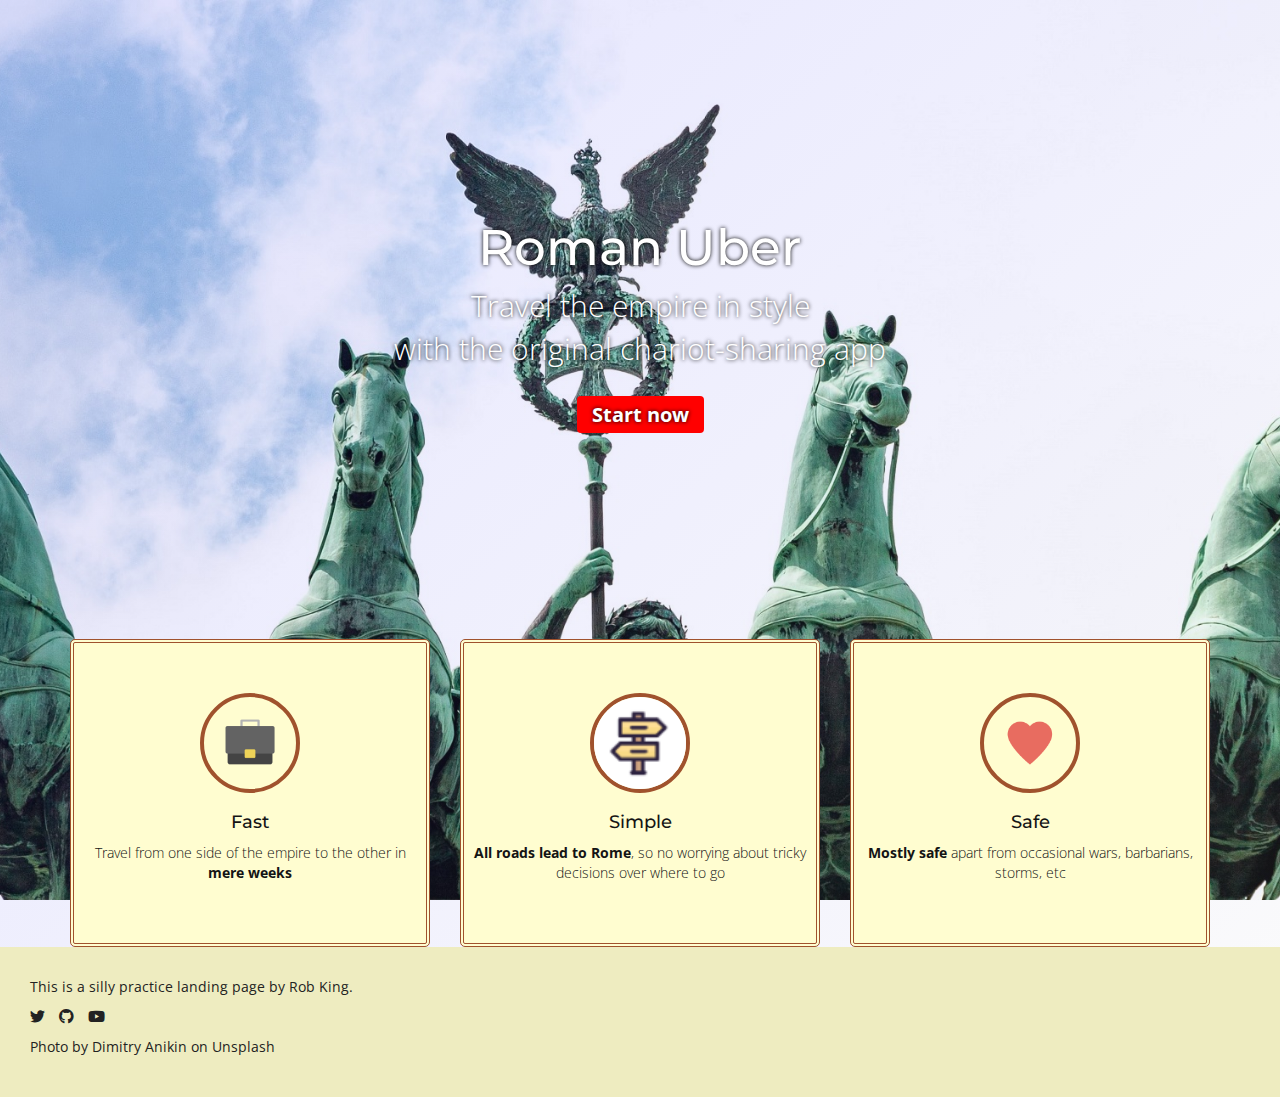
<file: e1_MyLanding/index.html>
<html>
	<head>
		<meta charset="utf-8">
		<meta http-equiv="X-UA-Compatible" content="IE=edge">
		<meta name="viewport" content="width=device-width, initial-scale=1">
		
		<link rel="stylesheet" href="https://maxcdn.bootstrapcdn.com/bootstrap/3.3.7/css/bootstrap.min.css" integrity="sha384-BVYiiSIFeK1dGmJRAkycuHAHRg32OmUcww7on3RYdg4Va+PmSTsz/K68vbdEjh4u" crossorigin="anonymous">
		<link href="https://fonts.googleapis.com/css?family=Montserrat:400,700|Open+Sans:300,400,700&display=swap" rel="stylesheet">
		<!--<script src="https://kit.fontawesome.com/64a989efea.js" crossorigin="anonymous"></script>-->
		<link rel="stylesheet" href="https://use.fontawesome.com/releases/v5.5.0/css/all.css">
		<link href="style.css" rel="stylesheet" type="text/css">
		
		<title>Roman Uber</title>
	</head>
	<body>
		<div id="banner">
			<h1>Roman Uber</h1>
			<p>Travel the empire in style<br>with the original chariot-sharing app</p>
			<br>
			<p>
				<a href="#" class="button">Start now</a>
			</p>
		</div>
		
		<div class="container">
		  <div class="row">
				<div class="col-xs-12 col-sm-6 col-md-4">
					<div class="card text-center">
						<img src="images/briefcase.png" alt="picture description" width="100">
						<h2>Fast</h2>
						<p>Travel from one side of the empire to the other in <strong>mere weeks</strong></p>
					</div>
				</div>
				<div class="col-xs-12 col-sm-6 col-md-4">
					<div class="card text-center">
						<img src="images/signpost.png" alt="picture description" width="100">
						<h2>Simple</h2>
						<p><strong>All roads lead to Rome</strong>, so no worrying about tricky decisions over where to go</p>
					</div>
				</div>
				<div class="col-xs-12 col-sm-6 col-md-4">
					<div class="card text-center">
						<img src="images/heart.png" alt="picture description" width="100">
						<h2>Safe</h2>
						<p><strong>Mostly safe</strong> apart from occasional wars, barbarians, storms, etc</p>
					</div>
				</div>
		  </div>
		</div>
		
		
		<!--
		<div class="card text-center">
			<img src="images/briefcase.png" alt="picture description" width="100">
			<h2>Fast</h2>
			<p>A fast app, <strong>very fast</strong> app</p>
		</div>
		<div class="card text-center">
			<img src="images/diamond.png" alt="picture description" width="100">
			<h2>Simple</h2>
			<p>A simple app, <strong>very simple</strong> app</p>
		</div>
		<div class="card text-center">
			<img src="images/heart.png" alt="picture description" width="100">
			<h2>Awesome</h2>
			<p>An awesome app, <strong>very awesome</strong> app</p>
		</div>
		<div class="card text-center">
			<img src="images/laptop.png" alt="picture description" width="100">
			<h2>Beautiful</h2>
			<p>A beautiful app, <strong>very beautiful</strong> app</p>
		</div>
		-->		
		
		<div id="footer">
			<p>This is a silly practice landing page by Rob King.</p>
			<ul class="list-inline">
			  <li><a href="https://twitter.com/RobOwenKing" target="_blank"><i class="fab fa-twitter"></i></a></li>
			  <li><a href="https://github.com/RobOwenKing" target="_blank"><i class="fab fa-github"></i></a></li>
				<li><a href="https://www.youtube.com/watch?v=-9ZheXYOMeM" target="_blank"><i class="fab fa-youtube"></i></a></li>
			</ul>
			<p>Photo by Dimitry Anikin on Unsplash</p>
		</div>
	</body>
</html>
</file>
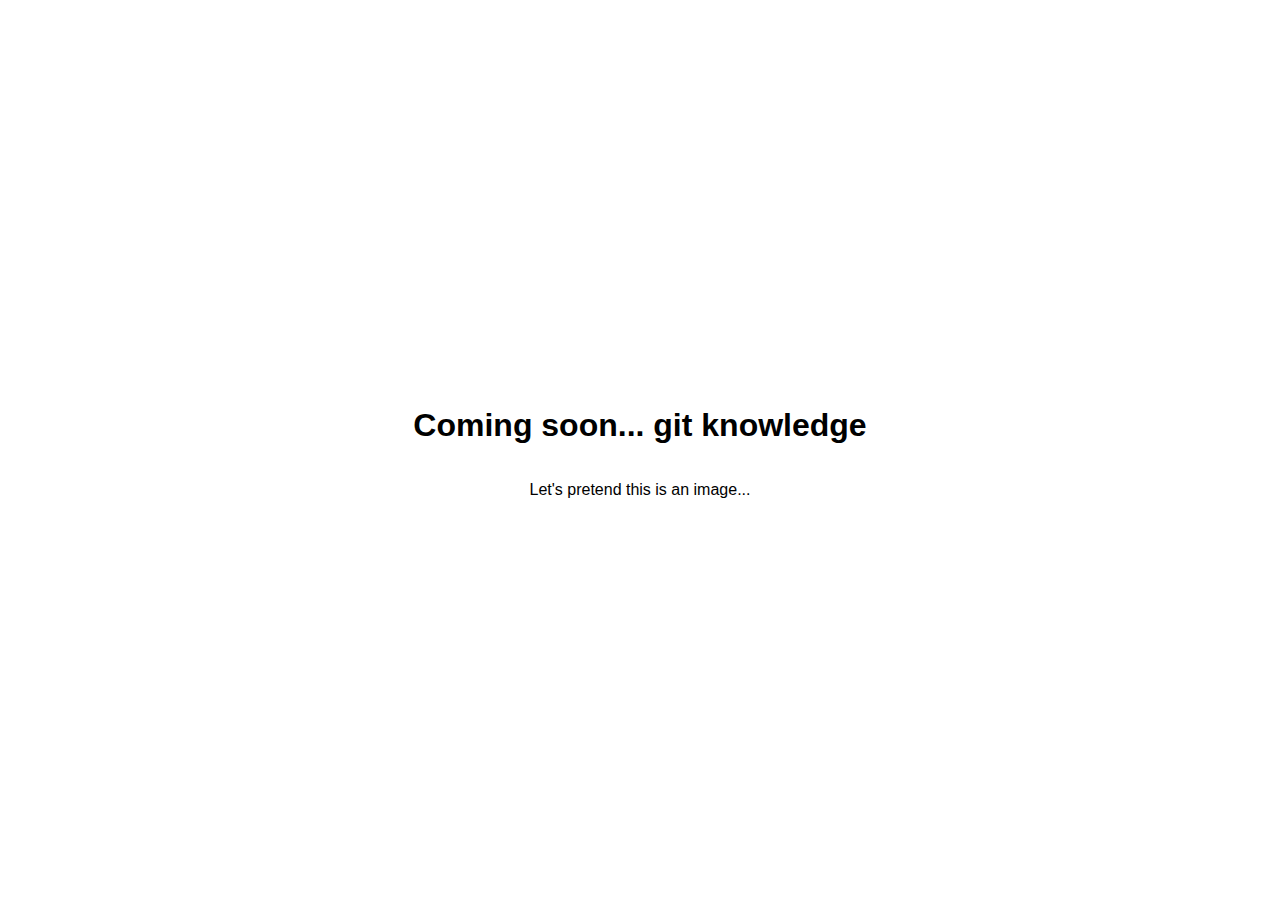
<file: e5_git/index.html>
<!DOCTYPE html>
<html lang="en" dir="ltr">
  <head>
    <meta charset="utf-8">
    <link rel="stylesheet" href="style.css">
    <title></title>
  </head>
  <body>
    <div id="container">
      <h1>Coming soon... git knowledge</h1>
      <p>Let's pretend this is an image...</p>
    </div>
  </body>
</html>
</file>
<file: e1_MyLanding/style.css>
/*Colours and fonts*/
body {
	/*background: rgb(240, 240, 240);*/
	/*background-color: #fffdd0;*/
	color: rgb(20, 20, 20);
	font-family: 'Open Sans', sans-serif;
	background: linear-gradient(to bottom right, rgba(0,0,255,0.1), rgba(216,216,216,0.1)), url("images/chariot_edit.jpg") no-repeat center center fixed; 
  -webkit-background-size: cover;
  -moz-background-size: cover;
  background-size: cover;
}
h1 {
	font-family: 'Montserrat', sans-serif;
	font-size: 50px;
	color: #FF5607;
}
h2 {
	font-family: 'Montserrat', sans-serif;
	font-size: 18px;
}
a {
	text-decoration: none;
	color: blue;
}
a:hover {
	text-decoration: none;
	color: green;
}
img {
	border-radius: 50%;
	border: 4px solid sienna;
}

/*Divs*/
#banner{
  text-align: center;
  /*background-image: url("images/chariot.jpg");
  background-size: cover;*/
  padding: 200px;
  color: white;
  text-shadow: 0px 0px 4px black;
}
#banner h1 {
  color: white;
  font-size: 50px;
}
#banner p {
  color: white;
  /*opacity: 0.8;*/
  font-size: 30px;
  font-weight: lighter;
}
.button {
  color: white;
	font-size: 20px;
	font-weight: bold;
  padding: 5px 15px;
  border-radius: 4px;
  background: red;
}
.button:hover {
  background: #red;
  text-decoration: none;
  color: gold;
}

#footer{
  padding: 30px;
	background-color: #eeecc0;
  color: #222222;
}
.card{
  padding: 50px 10px;
	background-color: #fffdd0;
  font-weight: lighter;
	border: 4px double sienna;
	border-radius: 5px;
}
#footer a {
  color: #222222;
  font-size: 15px;
}
#footer a:hover {
  /*color: white;*/
}
</file>
<file: e5_git/style.css>
body {
  margin: 0;
  font-family: Helvetica;
}

#container {
  display: flex;
  align-items: center;
  justify-content: center;
  height: 100vh;
  flex-direction: column;
}
</file>
